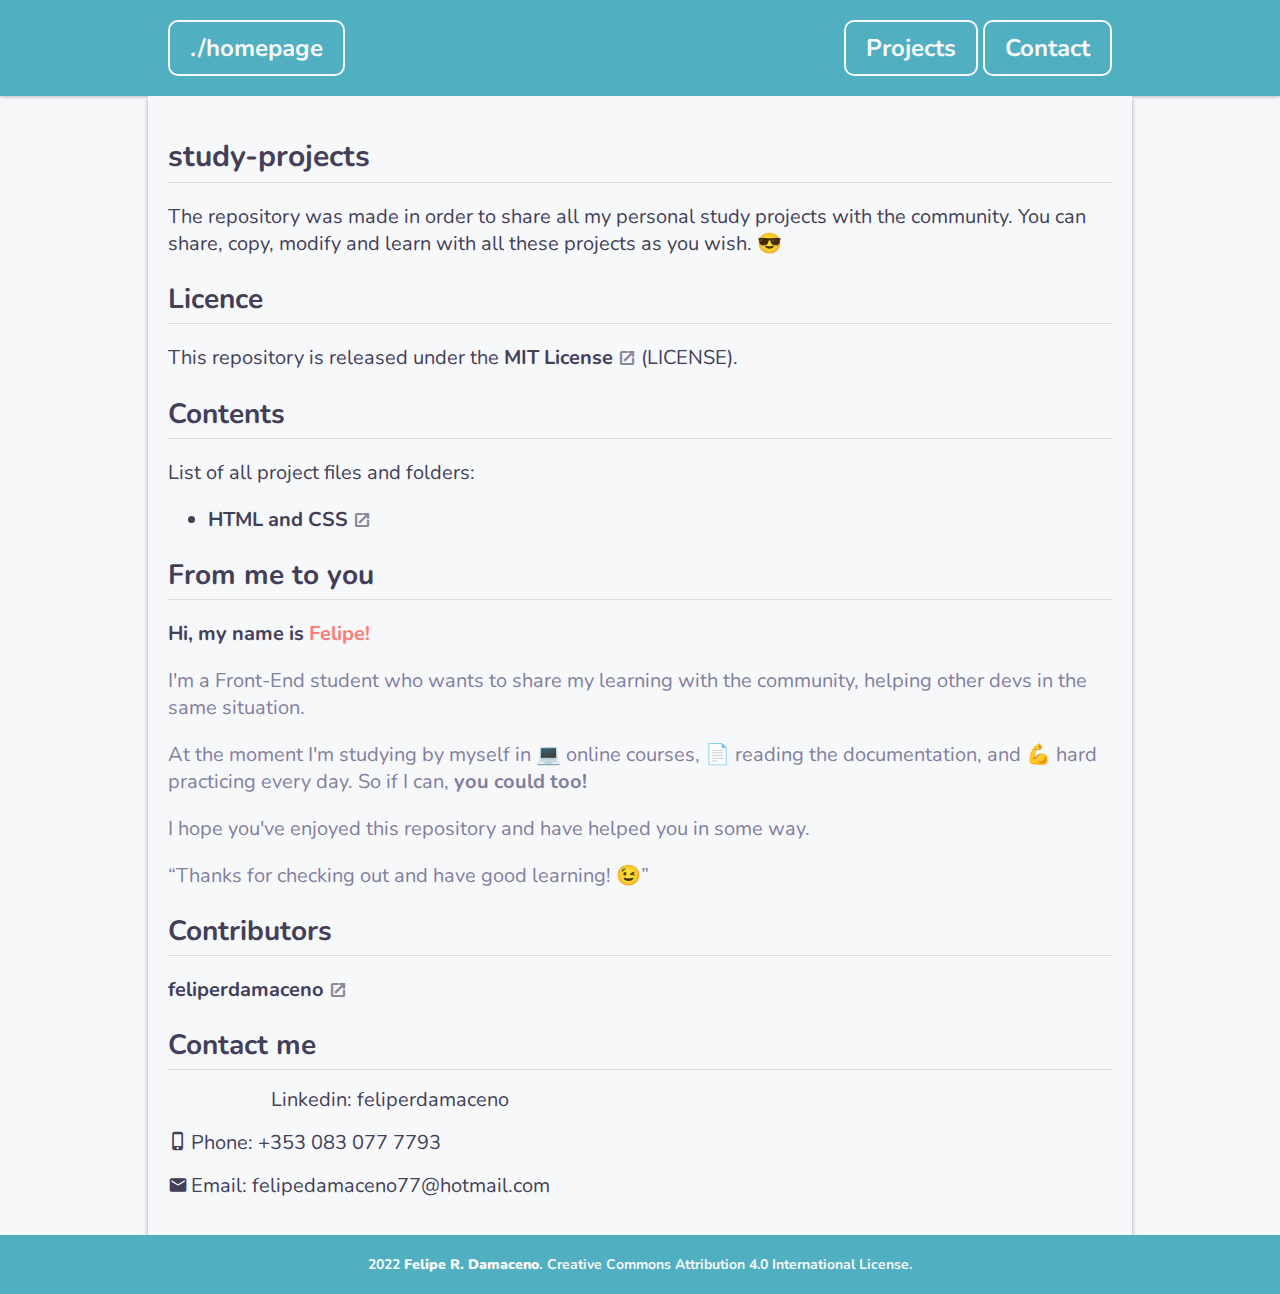
<file: index.html>
<!DOCTYPE html>
<html lang="en">

  <head>
    <meta charset="UTF-8">
    <meta http-equiv="X-UA-Compatible" content="IE=edge">
    <meta name="viewport" content="width=device-width, initial-scale=1.0">
    <title>Study Projects | Homepage</title>
    <link rel="stylesheet" href="css/styles.css">
    <link rel="shortcut icon" href="assets/favicon.ico" type="image/x-icon">
    <link href="https://fonts.googleapis.com/icon?family=Material+Icons" rel="stylesheet">
  </head>

  <body>
    <header>
      <nav>
        <a href="?" target="_self">./homepage</a>
        <ul>
          <li><a href="projects/projects.html" target="_self" rel="next">Projects</a></li>
          <li><a href="#contact" target="_self">Contact</a></li>
        </ul>
      </nav>
    </header>

    <main class="homepage-main">
      <h1>study-projects</h1>
      <hr>
      <p>The repository was made in order to share all my personal study projects with the community. You can share, copy, modify and learn with all these projects as you wish. 😎</p>

      <h2>Licence</h2>
      <hr>
      <p>This repository is released under the <a class="external-link" href="https://github.com/feliperdamaceno/study-projects/blob/main/LICENSE" target="_blank" rel="external">MIT License</a> (LICENSE).</p>

      <h2>Contents</h2>
      <hr>
      <section class="content" aria-label="repository content">
        <p>List of all project files and folders:</p>
        <ul>
          <li>
            <a class="external-link" href="https://github.com/feliperdamaceno/study-projects/tree/main/projects/HTML_and_CSS" target="_blank" rel="external">HTML and CSS</a>
          </li>
        </ul>
      </section>

      <h2>From me to you</h2>
      <hr>
      <aside class="about-me" aria-label="about me">
        <p>Hi, my name is <span id="highlight-name">Felipe!</span></p>
        <p>I'm a Front-End student who wants to share my learning with the community, helping other devs in the same situation.</p>
        <p>At the moment I'm studying by myself in 💻 online courses, 📄 reading the documentation, and 💪 hard practicing every day. So if I can, <strong>you could too!</strong></p>
        <p>I hope you've enjoyed this repository and have helped you in some way.</p>
        <q>Thanks for checking out and have good learning! 😉</q>
      </aside>

      <h2>Contributors</h2>
      <hr>
      <p>
        <a class="external-link" href="https://github.com/feliperdamaceno" target="_blank" rel="external">feliperdamaceno</a>
      </p>

      <h2 id="contact">Contact me</h2>
      <hr>
      <section class="contact-me" aria-label="contact me">
        <a href="https://www.linkedin.com/in/feliperdamaceno" target="_blank" rel="external">Linkedin: feliperdamaceno</a>
        <a href="tel:+3530830777793">Phone: +353 083 077 7793</a>
        <a href="mailto:felipedamaceno77@hotmail.com">Email: felipedamaceno77@hotmail.com</a>
      </section>
    </main>

    <footer>
      <p>2022 <a href="https://github.com/feliperdamaceno" target="_blank" rel="external"><strong>Felipe R. Damaceno</strong></a>.</p>
      <p>Creative Commons Attribution 4.0 International License.</p>
    </footer>
  </body>

</html>
</file>
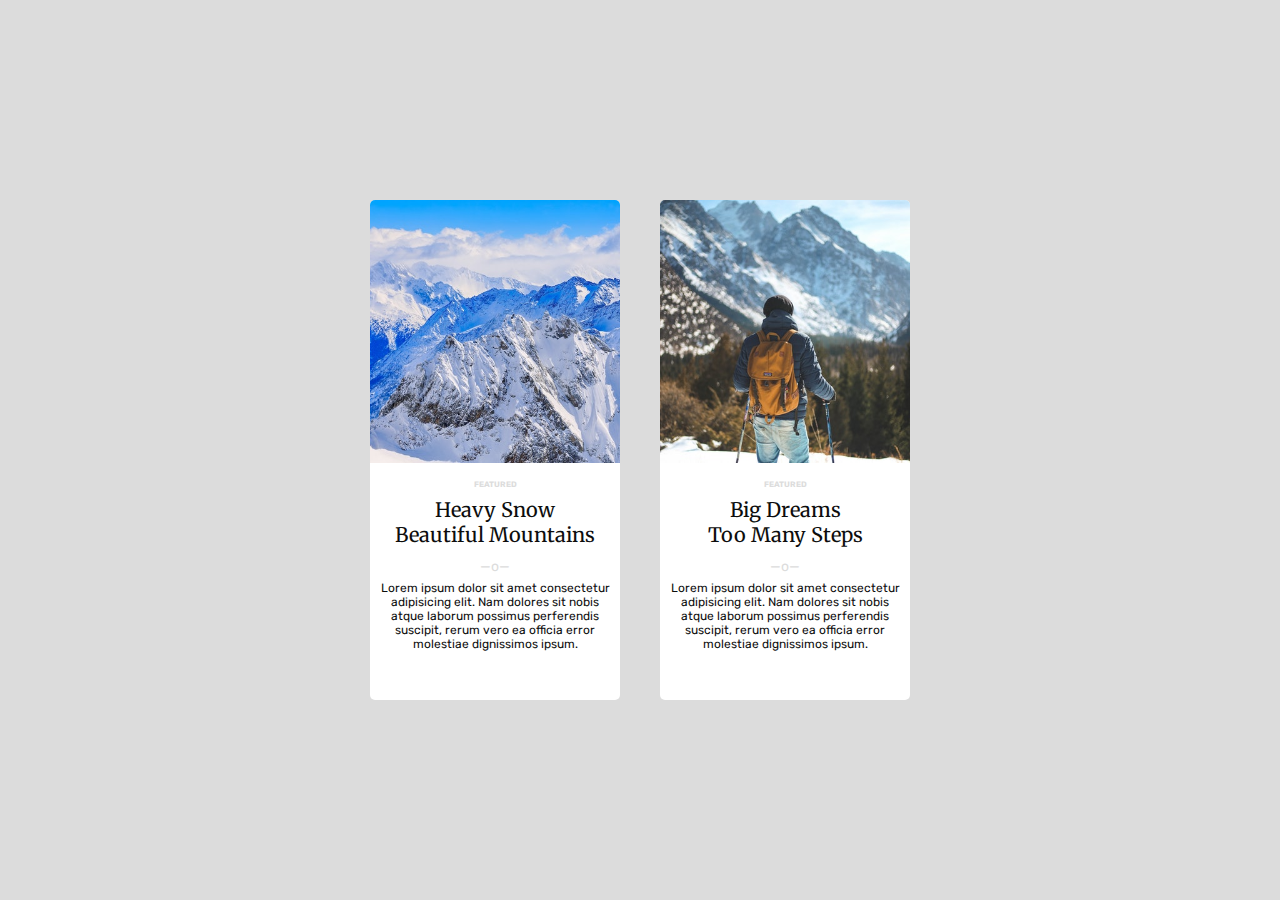
<file: HTML_&_CSS/Article_Cards/index.html>
<!DOCTYPE html>
<html lang="en">

  <head>
    <meta charset="UTF-8">
    <meta http-equiv="X-UA-Compatible" content="IE=edge">
    <meta name="viewport" content="width=device-width, initial-scale=1.0">
    <title>Article Cards</title>
    <link rel="stylesheet" href="css/styles.css">
    <link rel="preconnect" href="https://fonts.googleapis.com">
    <link rel="preconnect" href="https://fonts.gstatic.com" crossorigin>
    <link href="https://fonts.googleapis.com/css2?family=Merriweather&family=Rubik&display=swap" rel="stylesheet">
  </head>

  <body>
    <main class="flex-container">
      <article class="article-item">
        <img class="article-img" src="img/mountain.jpg" alt="Mountain Ranges Covered in Snow">
        <span class="feature-txt">FEATURED</span>
        <h1>Heavy Snow
          <br>
          Beautiful Mountains
        </h1>
        <span class="divider">—o—</span>
        <p>Lorem ipsum dolor sit amet consectetur adipisicing elit. Nam dolores sit nobis atque laborum possimus perferendis suscipit, rerum vero ea officia error molestiae dignissimos ipsum.</p>
      </article>
      <article class="article-item">
        <img class="article-img" src="img/man.jpg" alt="Man Carrying Orange Backpack">
        <span class="feature-txt">FEATURED</span>
        <h1>
          Big Dreams
          <br>
          Too Many Steps
        </h1>
        <span class="divider">—o—</span>
        <p>Lorem ipsum dolor sit amet consectetur adipisicing elit. Nam dolores sit nobis atque laborum possimus perferendis suscipit, rerum vero ea officia error molestiae dignissimos ipsum.</p>
      </article>
    </main>
  </body>

</html>
</file>
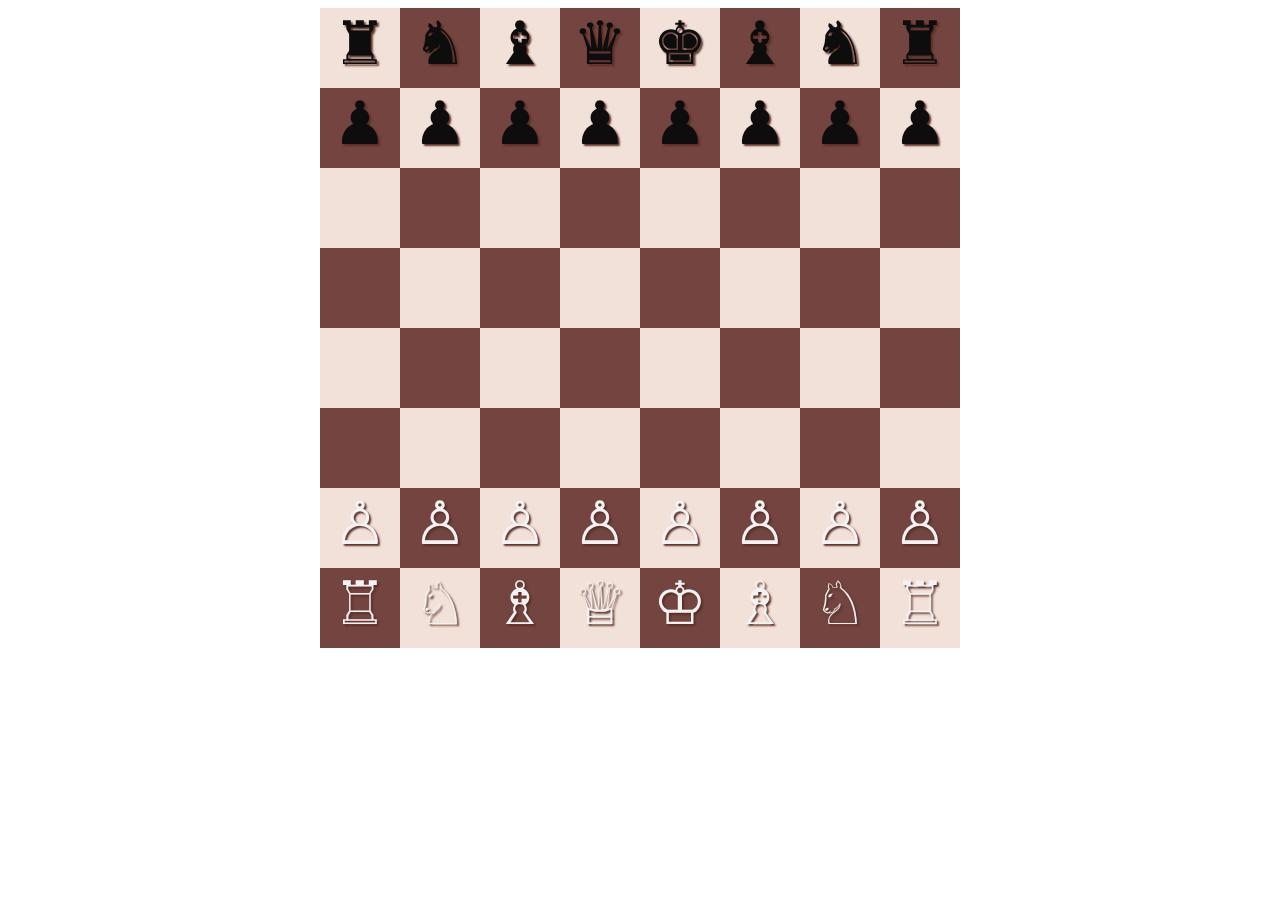
<file: HTML_&_CSS/Chessboard_1.0/index.html>
<!DOCTYPE html>
<html lang="en">

  <head>
    <meta charset="UTF-8">
    <title>Chessboard 1.0</title>
    <link rel="icon" href="favicon.ico" type="image/x-icon">
    <link rel="stylesheet" href="css/style.css">
  </head>

  <body>
    <main class="chessboard">
      <section class="black-chess-pieces">
        <div>
          <div class="white-tile">
            <p class="chess-piece">♜</p>
          </div>
          <div class="black-tile">
            <p class="chess-piece">♞</p>
          </div>
          <div class="white-tile">
            <p class="chess-piece">♝</p>
          </div>
          <div class="black-tile">
            <p class="chess-piece">♛</p>
          </div>
          <div class="white-tile">
            <p class="chess-piece">♚</p>
          </div>
          <div class="black-tile">
            <p class="chess-piece">♝</p>
          </div>
          <div class="white-tile">
            <p class="chess-piece">♞</p>
          </div>
          <div class="black-tile">
            <p class="chess-piece">♜</p>
          </div>
        </div>
        <div>
          <div class="black-tile">
            <p class="chess-piece">♟</p>
          </div>
          <div class="white-tile">
            <p class="chess-piece">♟</p>
          </div>
          <div class="black-tile">
            <p class="chess-piece">♟</p>
          </div>
          <div class="white-tile">
            <p class="chess-piece">♟</p>
          </div>
          <div class="black-tile">
            <p class="chess-piece">♟</p>
          </div>
          <div class="white-tile">
            <p class="chess-piece">♟</p>
          </div>
          <div class="black-tile">
            <p class="chess-piece">♟</p>
          </div>
          <div class="white-tile">
            <p class="chess-piece">♟</p>
          </div>
        </div>
      </section>

      <section class="chessboard-whitespace">
        <div>
          <div class="white-tile"></div>
          <div class="black-tile"></div>
          <div class="white-tile"></div>
          <div class="black-tile"></div>
          <div class="white-tile"></div>
          <div class="black-tile"></div>
          <div class="white-tile"></div>
          <div class="black-tile"></div>
        </div>
        <div>
          <div class="black-tile"></div>
          <div class="white-tile"></div>
          <div class="black-tile"></div>
          <div class="white-tile"></div>
          <div class="black-tile"></div>
          <div class="white-tile"></div>
          <div class="black-tile"></div>
          <div class="white-tile"></div>
        </div>
        <div>
          <div class="white-tile"></div>
          <div class="black-tile"></div>
          <div class="white-tile"></div>
          <div class="black-tile"></div>
          <div class="white-tile"></div>
          <div class="black-tile"></div>
          <div class="white-tile"></div>
          <div class="black-tile"></div>
        </div>
        <div>
          <div class="black-tile"></div>
          <div class="white-tile"></div>
          <div class="black-tile"></div>
          <div class="white-tile"></div>
          <div class="black-tile"></div>
          <div class="white-tile"></div>
          <div class="black-tile"></div>
          <div class="white-tile"></div>
        </div>
      </section>

      <section class="white-chess-pieces">
        <div>
          <div class="white-tile">
            <p class="chess-piece">♙</p>
          </div>
          <div class="black-tile">
            <p class="chess-piece">♙</p>
          </div>
          <div class="white-tile">
            <p class="chess-piece">♙</p>
          </div>
          <div class="black-tile">
            <p class="chess-piece">♙</p>
          </div>
          <div class="white-tile">
            <p class="chess-piece">♙</p>
          </div>
          <div class="black-tile">
            <p class="chess-piece">♙</p>
          </div>
          <div class="white-tile">
            <p class="chess-piece">♙</p>
          </div>
          <div class="black-tile">
            <p class="chess-piece">♙</p>
          </div>
        </div>
        <div>
          <div class="black-tile">
            <p class="chess-piece">♖</p>
          </div>
          <div class="white-tile">
            <p class="chess-piece">♘</p>
          </div>
          <div class="black-tile">
            <p class="chess-piece">♗</p>
          </div>
          <div class="white-tile">
            <p class="chess-piece">♕</p>
          </div>
          <div class="black-tile">
            <p class="chess-piece">♔</p>
          </div>
          <div class="white-tile">
            <p class="chess-piece">♗</p>
          </div>
          <div class="black-tile">
            <p class="chess-piece">♘</p>
          </div>
          <div class="white-tile">
            <p class="chess-piece">♖</p>
          </div>
        </div>
      </section>
    </main>
  </body>

</html>
</file>
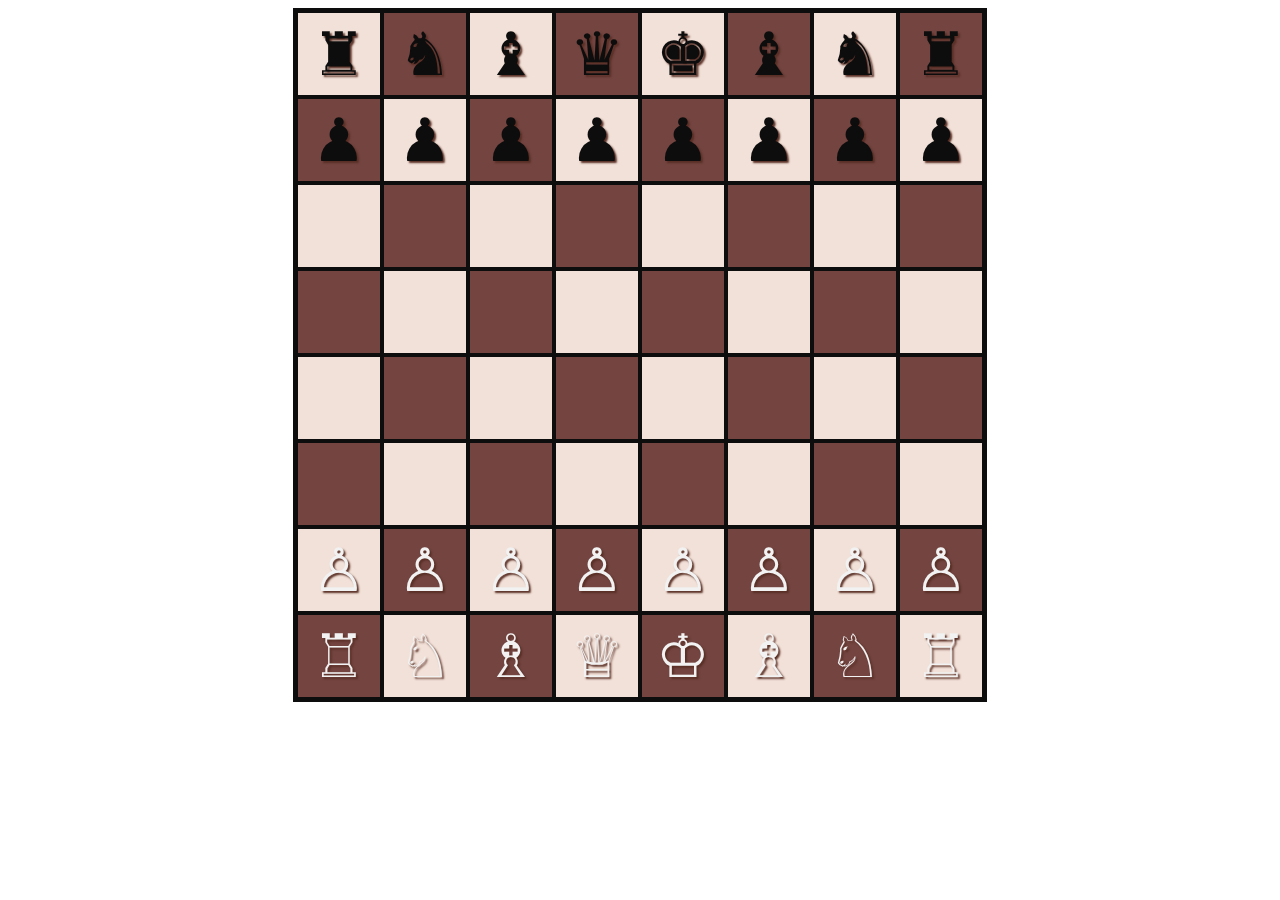
<file: HTML_&_CSS/Chessboard_2.0/index.html>
<!DOCTYPE html>
<html lang="en">

  <head>
    <meta charset="UTF-8">
    <title>Chessboard 2.0</title>
    <link rel="icon" href="favicon.ico" type="image/x-icon">
    <link rel="stylesheet" href="css/style.css">
  </head>

  <body>
    <table class="chessboard">
      <tr class="tile-color black-piece-color">
        <td class="tile">♜</td>
        <td class="tile">♞</td>
        <td class="tile">♝</td>
        <td class="tile">♛</td>
        <td class="tile">♚</td>
        <td class="tile">♝</td>
        <td class="tile">♞</td>
        <td class="tile">♜</td>
      </tr>
      <tr class="tile-color black-piece-color">
        <td class="tile">♟</td>
        <td class="tile">♟</td>
        <td class="tile">♟</td>
        <td class="tile">♟</td>
        <td class="tile">♟</td>
        <td class="tile">♟</td>
        <td class="tile">♟</td>
        <td class="tile">♟</td>
      </tr>
      <tr class="tile-color">
        <td class="tile"></td>
        <td class="tile"></td>
        <td class="tile"></td>
        <td class="tile"></td>
        <td class="tile"></td>
        <td class="tile"></td>
        <td class="tile"></td>
        <td class="tile"></td>
      </tr>
      <tr class="tile-color">
        <td class="tile"></td>
        <td class="tile"></td>
        <td class="tile"></td>
        <td class="tile"></td>
        <td class="tile"></td>
        <td class="tile"></td>
        <td class="tile"></td>
        <td class="tile"></td>
      </tr>
      <tr class="tile-color">
        <td class="tile"></td>
        <td class="tile"></td>
        <td class="tile"></td>
        <td class="tile"></td>
        <td class="tile"></td>
        <td class="tile"></td>
        <td class="tile"></td>
        <td class="tile"></td>
      </tr>
      <tr class="tile-color">
        <td class="tile"></td>
        <td class="tile"></td>
        <td class="tile"></td>
        <td class="tile"></td>
        <td class="tile"></td>
        <td class="tile"></td>
        <td class="tile"></td>
        <td class="tile"></td>
      </tr>
      <tr class="tile-color white-piece-color">
        <td class="tile">♙</td>
        <td class="tile">♙</td>
        <td class="tile">♙</td>
        <td class="tile">♙</td>
        <td class="tile">♙</td>
        <td class="tile">♙</td>
        <td class="tile">♙</td>
        <td class="tile">♙</td>
      </tr>
      <tr class="tile-color white-piece-color">
        <td class="tile">♖</td>
        <td class="tile">♘</td>
        <td class="tile">♗</td>
        <td class="tile">♕</td>
        <td class="tile">♔</td>
        <td class="tile">♗</td>
        <td class="tile">♘</td>
        <td class="tile">♖</td>
      </tr>
    </table>
  </body>

</html>
</file>
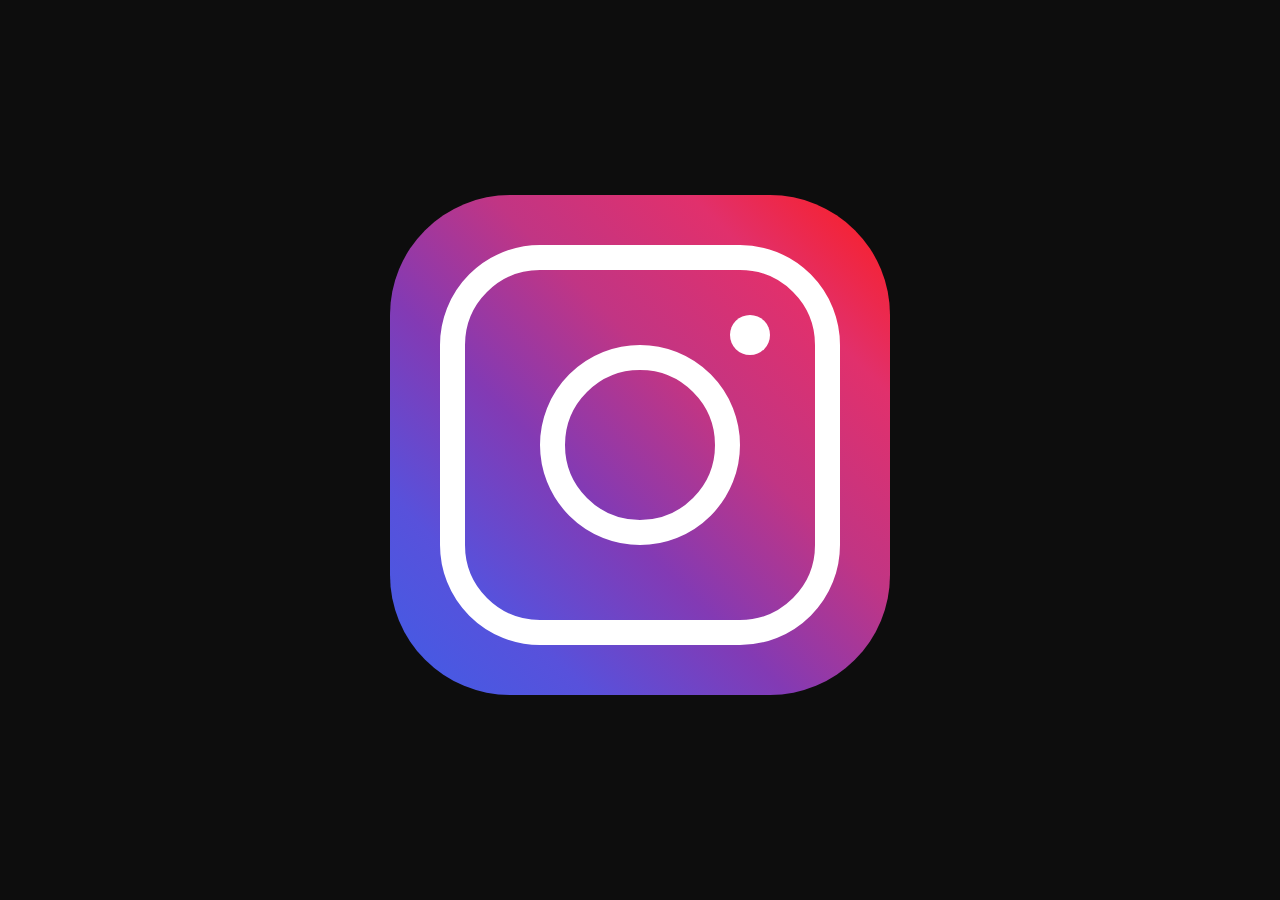
<file: HTML_&_CSS/Instagram_Logo/index.html>
<!DOCTYPE html>
<html lang="en">

  <head>
    <meta charset="UTF-8">
    <meta http-equiv="X-UA-Compatible" content="IE=edge">
    <meta name="viewport" content="width=device-width, initial-scale=1.0">
    <title>Instagram Logo</title>
    <link rel="stylesheet" href="css/styles.css">
  </head>

  <body>
    <div>
      <span></span>
    </div>
  </body>

</html>
</file>
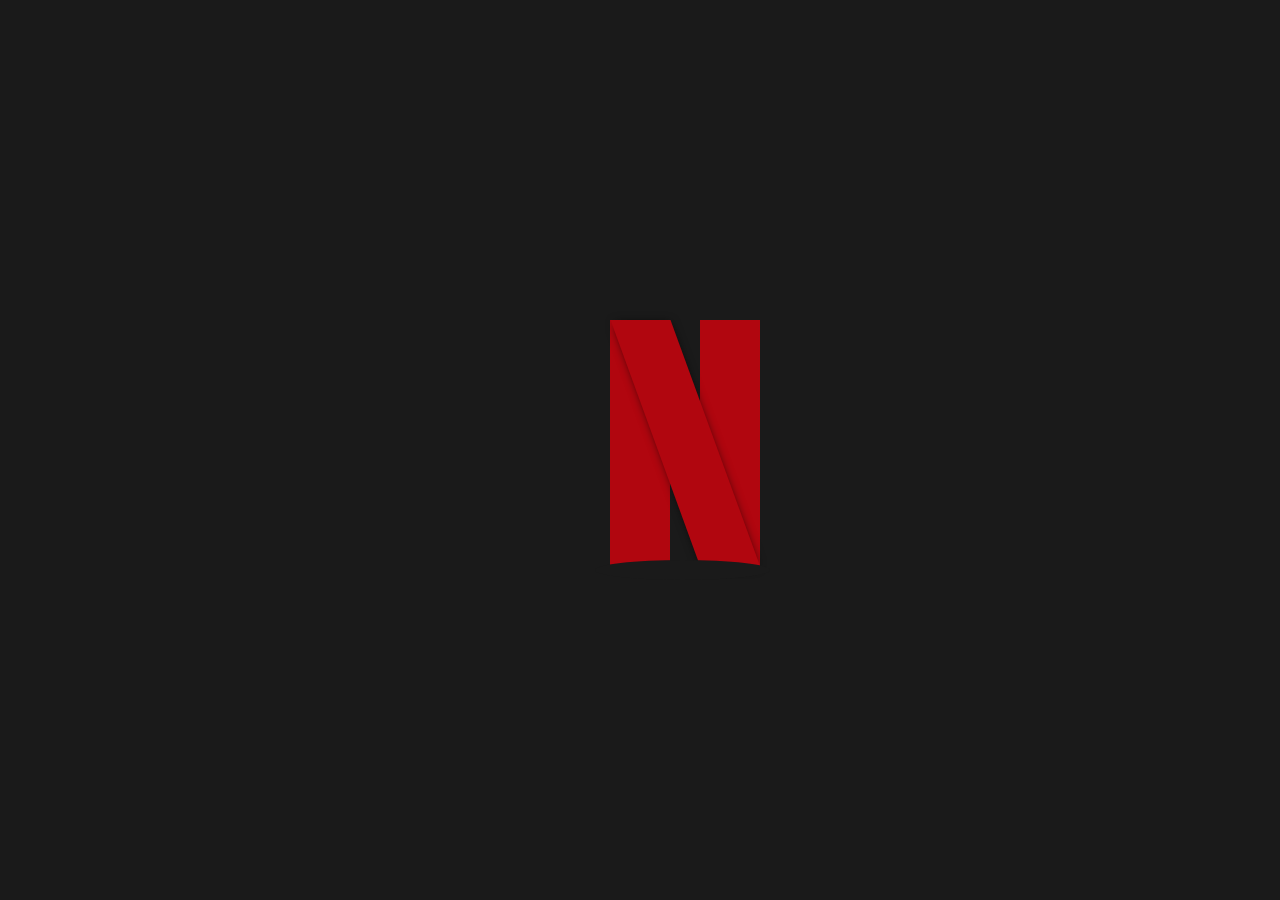
<file: HTML_&_CSS/Netflix_Logo/index.html>
<!DOCTYPE html>
<html lang="en">

  <head>
    <meta charset="UTF-8">
    <meta http-equiv="X-UA-Compatible" content="IE=edge">
    <meta name="viewport" content="width=device-width, initial-scale=1.0">
    <title>Netflix Logo</title>
    <link rel="stylesheet" href="css/styles.css">
  </head>

  <body>
    <div>
      <span></span>
    </div>
  </body>

</html>
</file>
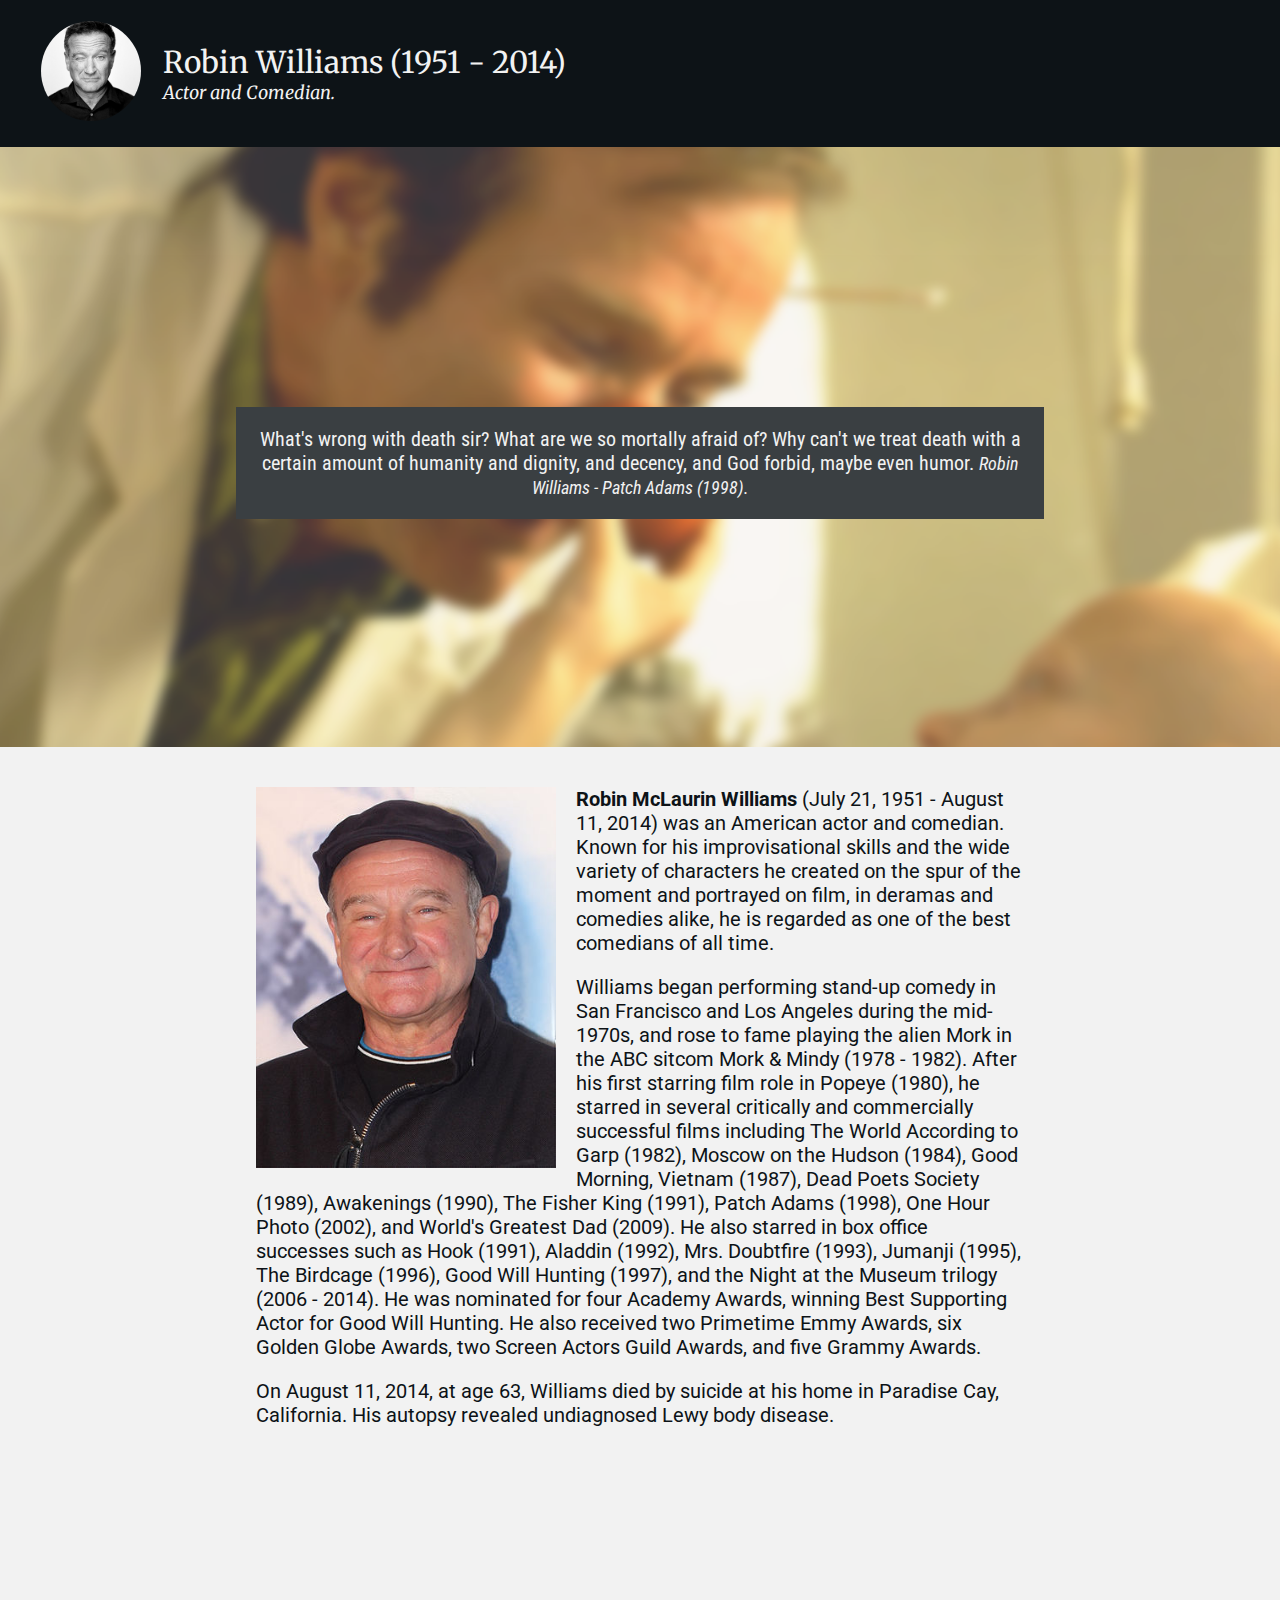
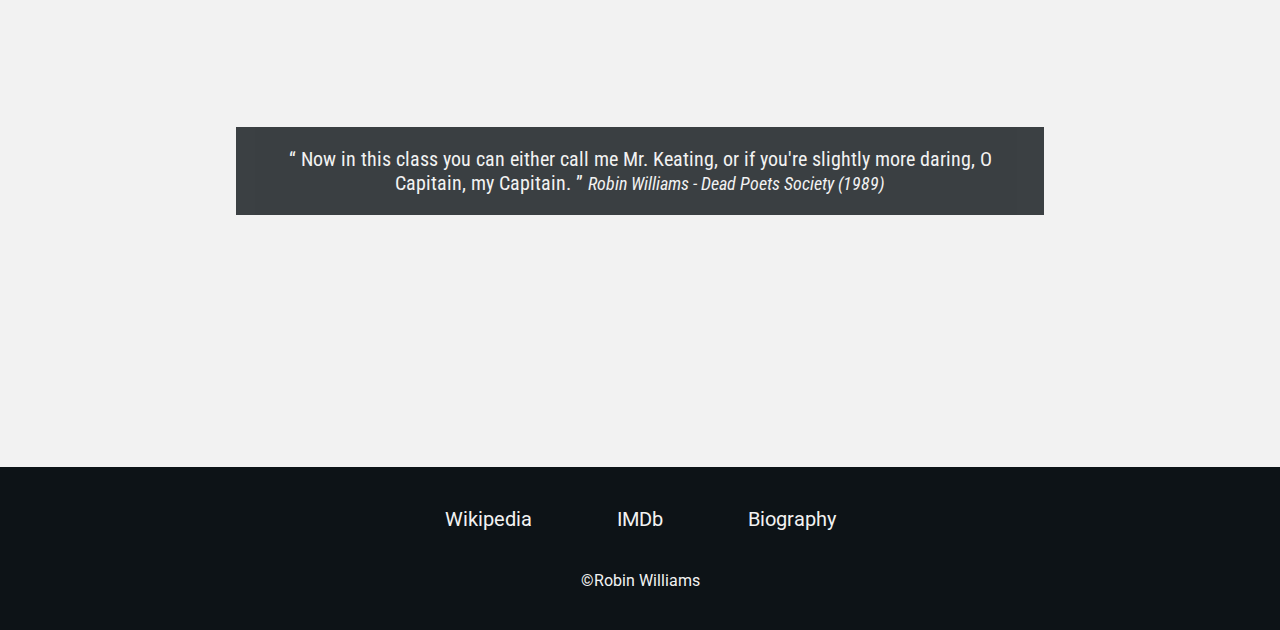
<file: HTML_&_CSS/Tribute_Page/index.html>
<!DOCTYPE html>
<html lang="en">

  <head>
    <meta charset="UTF-8">
    <title>Robin Williams: Tribute Page</title>
    <link rel="icon" href="favicon.ico" type="image/x-icon">
    <link rel="stylesheet" href="css/style.css">
    <link rel="preconnect" href="https://fonts.googleapis.com">
    <link rel="preconnect" href="https://fonts.gstatic.com" crossorigin>
    <link href="https://fonts.googleapis.com/css2?family=Merriweather&family=Roboto&family=Roboto+Condensed&display=swap" rel="stylesheet">
  </head>

  <body>
    <header>
      <table class="header-table-spacing">
        <tbody>
          <tr>
            <td>
              <img class="header-img" src="img/header-img.png" alt="Robin Willians photo in black and white.">
            </td>
            <td>
              <h1 class="header-text">Robin Williams (1951 - 2014)</h1>
              <h2 class="header-text">Actor and Comedian.</h2>
            </td>
          </tr>
        </tbody>
      </table>
    </header>
    <section class="background-images bcg-img-01">
      <div class="message-block">
        <p class="message-box">What's wrong with death sir? What are we so mortally afraid of? Why can't we treat death with a certain amount of humanity and dignity, and decency, and God forbid, maybe even humor.
          <cite class="cite-footer">Robin Williams - Patch Adams (1998).</cite>
        </p>
      </div>
    </section>
    <main class="main-content-block">
      <p>
        <img class="main-img" src="img/main-img.jpg" alt="Robin Willians  Happy Feet premiere">
        <strong>Robin McLaurin Williams</strong> (July 21, 1951 - August 11, 2014) was an American actor and comedian. Known for his improvisational skills and the wide variety of characters he created on the spur of the moment and portrayed on film, in deramas and comedies alike, he is regarded as one of the best comedians of all time.
      </p>
      <p>
        Williams began performing stand-up comedy in San Francisco and Los Angeles during the mid-1970s, and rose to fame playing the alien Mork in the ABC sitcom Mork & Mindy (1978 - 1982). After his first starring film role in Popeye (1980), he starred in several critically and commercially successful films including The World According to Garp (1982), Moscow on the Hudson (1984), Good Morning, Vietnam (1987), Dead Poets Society (1989), Awakenings (1990), The Fisher King (1991), Patch Adams (1998), One Hour Photo (2002), and World's Greatest Dad (2009). He also starred in box office successes such as Hook (1991), Aladdin (1992), Mrs. Doubtfire (1993), Jumanji (1995), The Birdcage (1996), Good Will Hunting (1997), and the Night at the Museum trilogy (2006 - 2014). He was nominated for four Academy Awards, winning Best Supporting Actor for Good Will Hunting. He also received two Primetime Emmy Awards, six Golden Globe Awards, two Screen Actors Guild Awards, and five Grammy Awards.
      </p>
      <p>On August 11, 2014, at age 63, Williams died by suicide at his home in Paradise Cay, California. His autopsy revealed undiagnosed Lewy body disease.</p>
    </main>
    <section class="background-images bcg-img-02">
      <div class="message-block">
        <p class="message-box">
          <q>
            Now in this class you can either call me Mr. Keating, or if you're slightly more daring, O Capitain, my Capitain.
          </q>
          <cite class="cite-footer">Robin Williams - Dead Poets Society (1989)</cite>
        </p>
      </div>
    </section>
    <footer>
      <a class="footer-link" href="https://en.wikipedia.org/wiki/Robin_Williams" target="_blank" rel="external">Wikipedia</a>
      <a class="footer-link" href="https://www.imdb.com/name/nm0000245/" target="_blank" rel="external">IMDb</a>
      <a class="footer-link" href="https://www.biography.com/actor/robin-williams" target="_blank" rel="external">Biography</a>
      <p class="footer-text">©Robin Williams</p>
    </footer>
  </body>

</html>
</file>
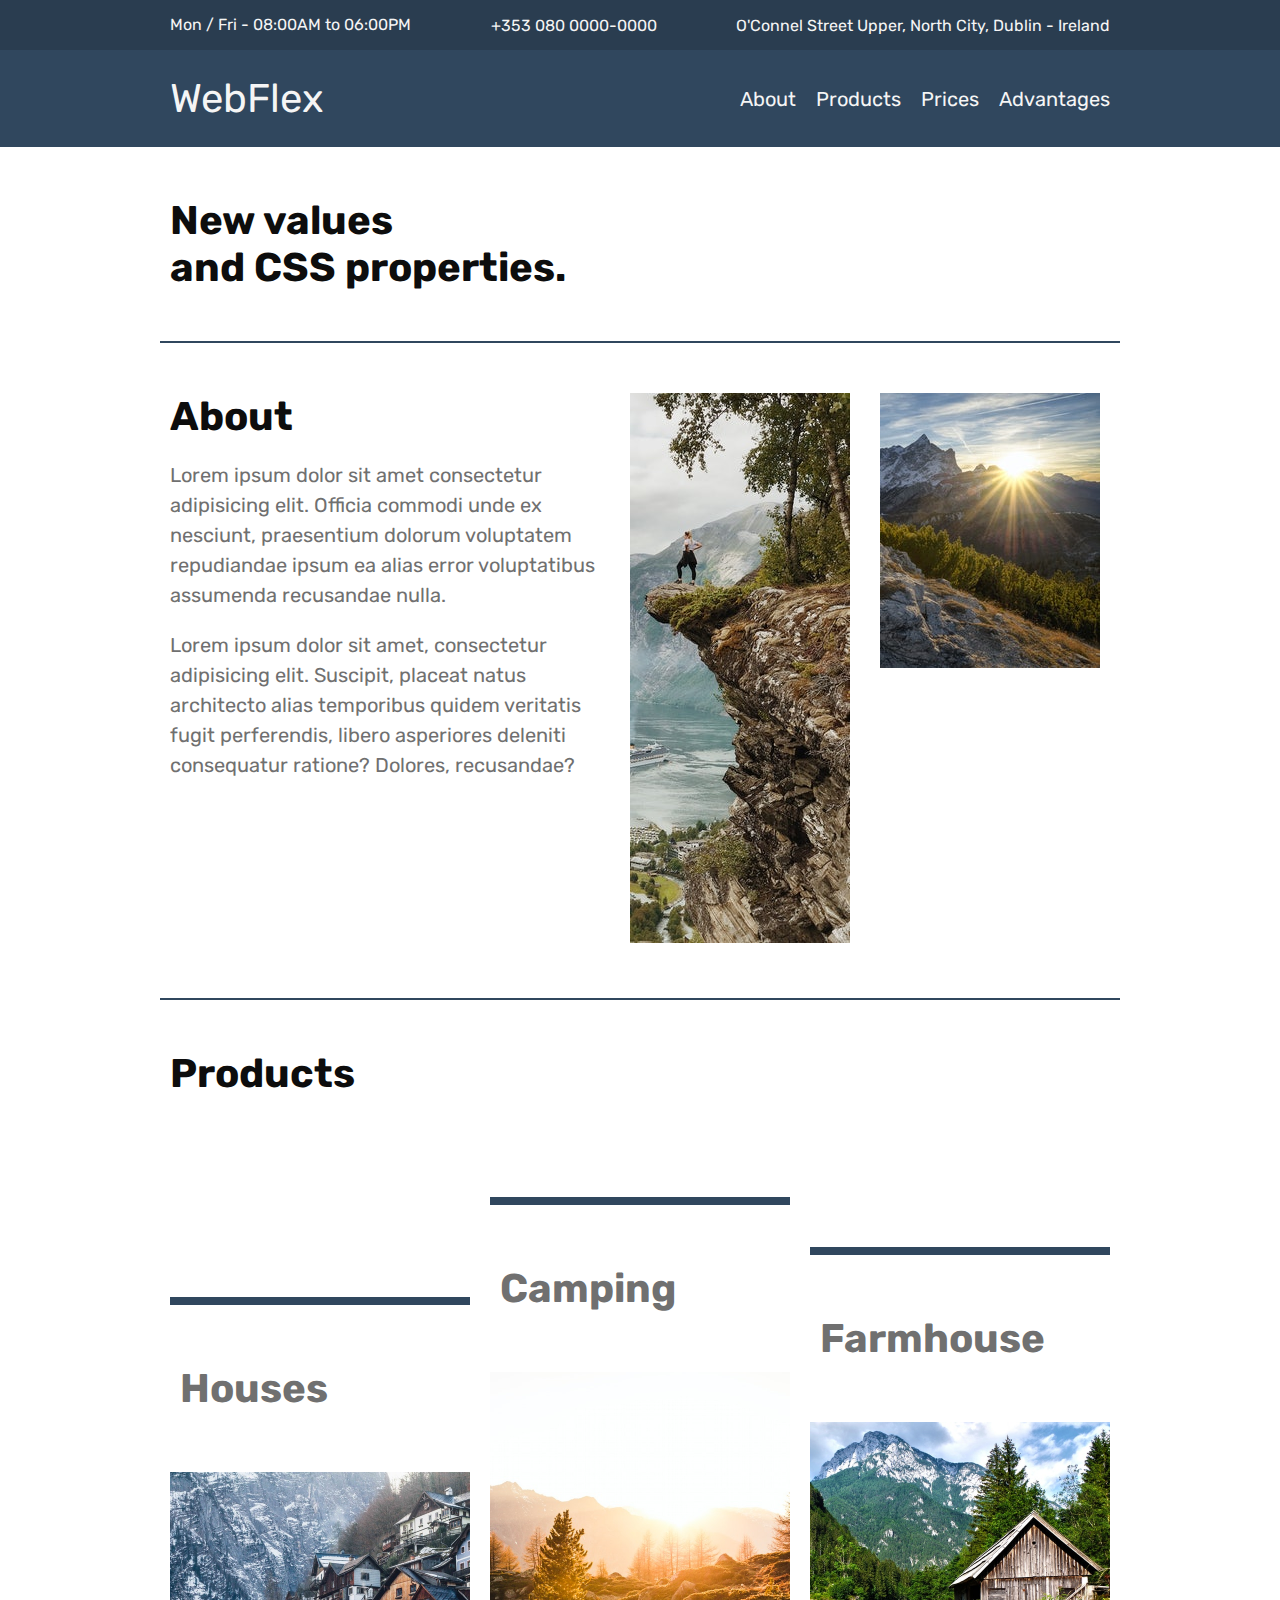
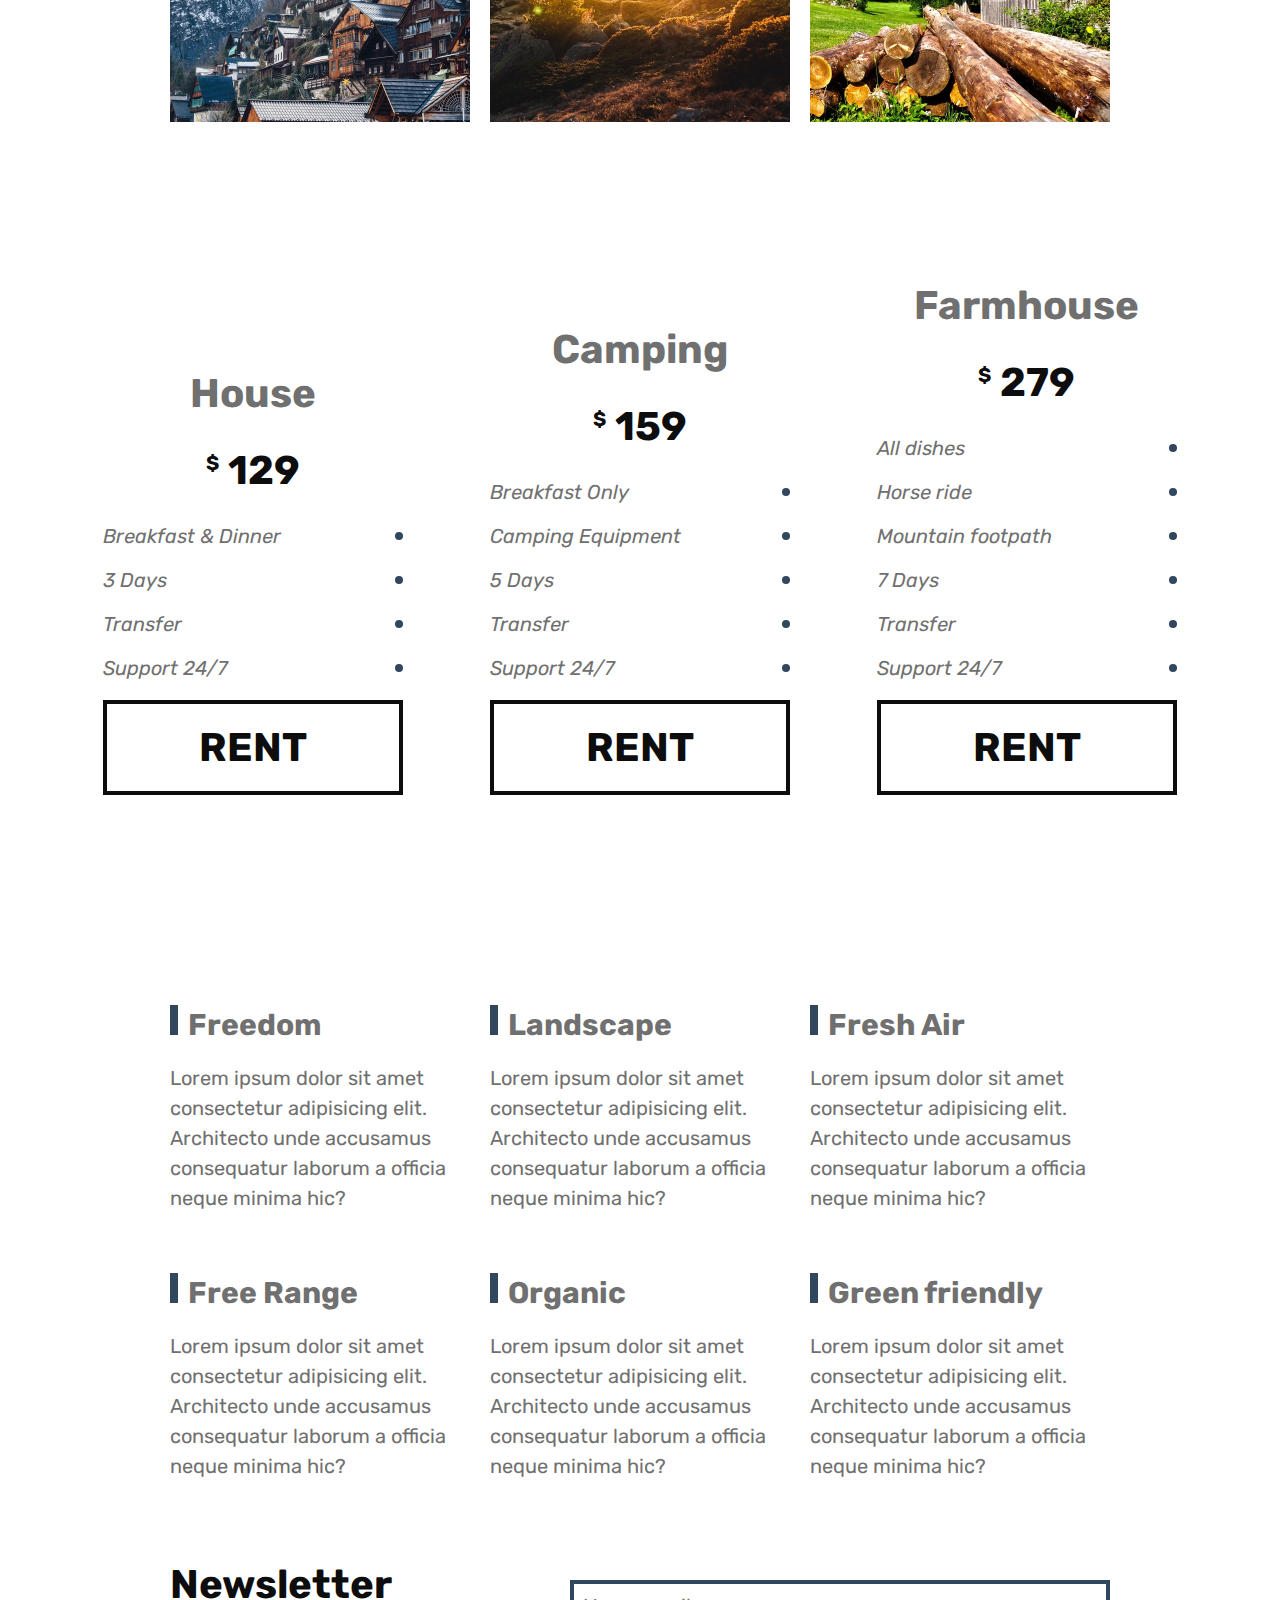
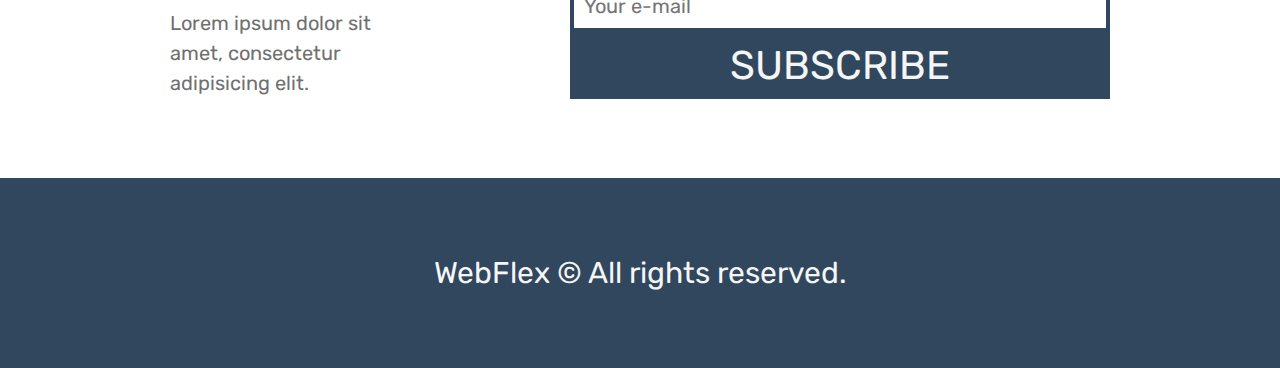
<file: HTML_&_CSS/WebFlex_(Flexbox_Project)/index.html>
<!DOCTYPE html>
<html lang="en">

  <head>
    <meta charset="UTF-8">
    <meta http-equiv="X-UA-Compatible" content="IE=edge">
    <meta name="viewport" content="width=device-width, initial-scale=1.0">
    <title>WebFlex</title>
    <link rel="preconnect" href="https://fonts.googleapis.com">
    <link rel="preconnect" href="https://fonts.gstatic.com" crossorigin>
    <link href="https://fonts.googleapis.com/css2?family=Rubik:ital@0;1&display=swap" rel="stylesheet">
    <link rel="stylesheet" href="css/styles.css">
    <link rel="shortcut icon" href="favicon.ico" type="image/x-icon">
  </head>

  <body>
    <div class="infobar-bg">
      <div class="infobar">
        <p>Mon / Fri - 08:00AM to 06:00PM</p>
        <a href="tel:++35308000000000">+353 080 0000-0000</a>
        <address>O'Connel Street Upper, North City, Dublin - Ireland</address>
      </div>
    </div>
    <header class="menu-bg">
      <div class="menu">
        <div class="menu-logo">
          <a href="#">WebFlex</a>
        </div>
        <nav class="menu-nav">
          <ul>
            <li><a href="#about">About</a></li>
            <li><a href="#products">Products</a></li>
            <li><a href="#prices">Prices</a></li>
            <li><a href="#advantages">Advantages</a></li>
          </ul>
        </nav>
      </div>
    </header>
    <h1 class="introduction">New values<br>
      and CSS properties.</h1>
    <section class="about" id="about">
      <div class="about-info">
        <h1>About</h1>
        <p>Lorem ipsum dolor sit amet consectetur adipisicing elit. Officia commodi unde ex nesciunt, praesentium dolorum voluptatem repudiandae ipsum ea alias error voluptatibus assumenda recusandae nulla.</p>
        <p>Lorem ipsum dolor sit amet, consectetur adipisicing elit. Suscipit, placeat natus architecto alias temporibus quidem veritatis fugit perferendis, libero asperiores deleniti consequatur ratione? Dolores, recusandae?</p>
      </div>
      <div class="about-img">
        <img src="img/about-01.jpg" alt="oman in a mountain.">
      </div>
      <div class="about-img">
        <img src="img/about-02.jpg" alt="green mountain sunrise">
      </div>
    </section>
    <section class="products" id="products">
      <h1>Products</h1>
      <div class="products-container">
        <div class="product-item">
          <h2>Houses</h2>
          <img src="img/product-01.jpg" alt="">
        </div>
        <div class="product-item">
          <h2>Camping</h2>
          <img src="img/product-02.jpg" alt="">
        </div>
        <div class="product-item">
          <h2>Farmhouse</h2>
          <img src="img/product-03.jpg" alt="">
        </div>
      </div>
    </section>
    <section class="prices" id="prices">
      <div class="price-item">
        <h2>House</h2>
        <span>
          <sup>$</sup>
          129
        </span>
        <ul>
          <li>Breakfast & Dinner</li>
          <li>3 Days</li>
          <li>Transfer</li>
          <li>Support 24/7</li>
        </ul>
        <a href="#prices">Rent</a>
      </div>
      <div class="price-item">
        <h2>Camping</h2>
        <span>
          <sup>$</sup>
          159
        </span>
        <ul>
          <li>Breakfast Only</li>
          <li>Camping Equipment</li>
          <li>5 Days</li>
          <li>Transfer</li>
          <li>Support 24/7</li>
        </ul>
        <a href="#prices">Rent</a>
      </div>
      <div class="price-item">
        <h2>Farmhouse</h2>
        <span>
          <sup>$</sup>
          279
        </span>
        <ul>
          <li>All dishes</li>
          <li>Horse ride</li>
          <li>Mountain footpath</li>
          <li>7 Days</li>
          <li>Transfer</li>
          <li>Support 24/7</li>
        </ul>
        <a href="#prices">Rent</a>
      </div>
    </section>
    <section class="advantages" id="advantages">
      <div class="advantage-item">
        <h2>Freedom</h2>
        <p>Lorem ipsum dolor sit amet consectetur adipisicing elit. Architecto unde accusamus consequatur laborum a officia neque minima hic?</p>
      </div>
      <div class="advantage-item">
        <h2>Landscape</h2>
        <p>Lorem ipsum dolor sit amet consectetur adipisicing elit. Architecto unde accusamus consequatur laborum a officia neque minima hic?</p>
      </div>
      <div class="advantage-item">
        <h2>Fresh Air</h2>
        <p>Lorem ipsum dolor sit amet consectetur adipisicing elit. Architecto unde accusamus consequatur laborum a officia neque minima hic?</p>
      </div>
      <div class="advantage-item">
        <h2>Free Range</h2>
        <p>Lorem ipsum dolor sit amet consectetur adipisicing elit. Architecto unde accusamus consequatur laborum a officia neque minima hic?</p>
      </div>
      <div class="advantage-item">
        <h2>Organic</h2>
        <p>Lorem ipsum dolor sit amet consectetur adipisicing elit. Architecto unde accusamus consequatur laborum a officia neque minima hic?</p>
      </div>
      <div class="advantage-item">
        <h2>Green friendly</h2>
        <p>Lorem ipsum dolor sit amet consectetur adipisicing elit. Architecto unde accusamus consequatur laborum a officia neque minima hic?</p>
      </div>
    </section>
    <section class="newsletter">
      <div class="newsletter-info">
        <h1>Newsletter</h1>
        <p>Lorem ipsum dolor sit amet, consectetur adipisicing elit.</p>
      </div>
      <div class="newsletter-subscribe">
        <input type="email" placeholder="Your e-mail">
        <button type="submit">Subscribe</button>
      </div>
    </section>
    <footer class="footer">
      <p>WebFlex © All rights reserved.</p>
    </footer>
  </body>

</html>
</file>
<file: css/styles.css>
/* =-=-=-=-=-=-= Import Section =-=-=-=-=-=-= */
@import url("https://fonts.googleapis.com/css2?family=Nunito:ital@0;1&display=swap");

/* =-=-=-=-=-=-= Global Styles =-=-=-=-=-=-= */

:root {
  /* Fonts */
  --main-font: "Nunito", sans-serif;

  /* Color Palete */
  --dark-text-color: #433f59;
  --light-text-color: #827f9f;
  --white-color: #f7f8fa;
  --main-color: #50afc0;
  --highlight-color: #ff7b78;
  --contrast-color: #dcdcdc;
  --shadow-color: rgba(67, 63, 89, 0.5);
}

*,
*::after,
*::before {
  box-sizing: border-box;
}

html {
  font-size: 62.5%;
}

body {
  color: var(--dark-text-color);
  background: var(--white-color);
  font: 2rem var(--main-font);
  margin: 0;
}

hr {
  border-style: none;
  border-top: 1px solid var(--contrast-color);
  margin: 0;
}

h1 {
  font-size: 3rem;
}

h2 {
  font-size: 2.8rem;
}

a.external-link {
  font-weight: bold;
}

.external-link::after {
  content: "open_in_new";
  font-family: "Material Icons";
  font-size: 90%;
  margin-left: 0.5rem;
  vertical-align: -0.3rem;
  opacity: 0.6;
  transition: 0.3s;
}

.external-link:hover::after,
.external-link:focus::after {
  opacity: 1;
}

/* =-=-=-=-=-=-= Header Styles =-=-=-=-=-=-= */

header {
  color: var(--white-color);
  background: var(--main-color);
  box-shadow: 0 0 4px var(--shadow-color);
}

header > nav {
  padding: 2rem;
  max-width: 82ch;
  margin: 0 auto;
  gap: 1rem;

  display: flex;
  flex-wrap: wrap;
  justify-content: space-between;
  align-items: center;
}

nav ul {
  list-style: none;
  margin: 0;
  padding: 0;
  gap: 0.5rem;

  display: flex;
  flex-direction: row;
  flex-wrap: wrap;
}

nav a {
  color: var(--white-color);
  font-size: 2.4rem;
  font-weight: bold;
  text-decoration: none;

  padding: 1rem 2rem;

  display: inline-block;
  transition: all 0.15s;
}

nav a,
nav h1 {
  border: 0.25rem solid var(--white-color);
  border-radius: 1rem;
}

nav a:hover,
nav a:focus {
  color: var(--dark-text-color);
  cursor: pointer;
  filter: opacity(0.5);
}

/* =-=-=-=-=-=-= Main Styles =-=-=-=-=-=-= */

.homepage-main,
.projects-main {
  background: var(--white-color);
  box-shadow: 0 4px 4px var(--shadow-color);

  max-width: 82ch;
  width: 100%;

  padding: 2rem;
  margin: 0 auto;
}

.homepage-main h1 {
  font-size: 3rem;
  margin-bottom: 0.5rem;
}

.homepage-main h2 {
  font-size: 2.8rem;
  margin-bottom: 0.5rem;
}

main a {
  color: inherit;
  text-decoration: none;
}

/* =-=-=-=-=-=-= Projects Page Styles =-=-=-=-=-=-= */

.container {
  display: grid;
  grid-template-columns: 1fr 1fr;
  gap: 2rem;
}

.projects-main h1 {
  margin: 0;
  margin-bottom: 2rem;
}

.projects-main h2 {
  margin: 0;
}

.projects-main hr {
  margin: 2rem 0;
}

.project-item {
  background: var(--contrast-color);
  color: var(--dark-text-color);
  border-radius: 2rem;
  padding: 2rem;
}

.project-item p {
  color: var(--light-text-color);
}

.project-item a {
  padding: 1rem 0;
}

/* =-=-=-=-=-=-= About-me Styles =-=-=-=-=-=-= */

.about-me {
  color: var(--light-text-color);
}

.about-me p:nth-child(1) {
  color: var(--dark-text-color);
  font-weight: bold;
}

#highlight-name {
  color: var(--highlight-color);
}

/* =-=-=-=-=-=-= Contact Styles =-=-=-=-=-=-= */

.contact-me a {
  display: block;
  margin: 1.6rem 0;
  word-break: break-word;
}

.contact-me a:nth-child(1):before {
  content: "badge";
  font-family: "Material Icons";
  margin-right: 0.25rem;
  vertical-align: -0.2rem;
}

.contact-me a:nth-child(2):before {
  content: "phone_iphone";
  font-family: "Material Icons";
  margin-right: 0.25rem;
  vertical-align: -0.2rem;
}

.contact-me a:nth-child(3):before {
  content: "email";
  font-family: "Material Icons";
  margin-right: 0.25rem;
  vertical-align: -0.3rem;
}

/* =-=-=-=-=-=-= Footer Styles =-=-=-=-=-=-= */

footer {
  color: var(--white-color);
  background: var(--main-color);

  font-weight: bold;
  text-align: center;

  gap: 0.5rem;
  padding: 2rem;

  display: flex;
  flex-direction: row;
  justify-content: center;
  align-items: center;
}

footer p {
  font-size: 1.4rem;
  margin: 0;
}

footer a {
  color: inherit;
  text-decoration: none;
  transition: all 0.15s;
}

footer a:hover,
footer a:focus {
  color: var(--dark-text-color);
  cursor: pointer;
  filter: opacity(0.5);
}

/* =-=-=-=-=-=-= Media Queries =-=-=-=-=-=-= */

@media (max-width: 768px) {
  .container {
    grid-template-columns: 1fr;
  }

  footer {
    flex-direction: column-reverse;
  }
}

@media (max-width: 650px) {
  header > nav {
    flex-wrap: nowrap;
    flex-direction: column;
    justify-content: center;
  }
}

@media (max-width: 320px) {
  html {
    font-size: 50%;
  }
}
</file>
<file: HTML_&_CSS/Article_Cards/css/styles.css>
/* =-=-=-= TAG SELECTORS =-=-=-= */
*,
*::after,
*::before {
  box-sizing: border-box;
}

html {
  font-family: "Rubik", sans-serif;
  font-size: 1.25rem;
}

body {
  margin: 0;
  color: #0d0d0d;
}

h1 {
  font-family: "Merriweather", serif;
  font-size: 1rem;
  font-weight: normal;
  margin: 0.25rem 0.5rem;
}

p {
  font-size: 0.6rem;
  margin: 0.25rem 0.5rem;
}

/* =-=-=-= CLASS SELECTORS =-=-=-= */

.flex-container {
  background: gainsboro;
  min-height: 100vh;
  min-width: 100vw;

  display: flex;
  align-items: center;
  justify-content: center;
  flex-wrap: wrap;
}

.article-item {
  background: white;
  border-radius: 0.25rem;
  height: 25rem;
  margin: 1rem;
  text-align: center;
  width: 12.5rem;
}

.article-item:hover {
  cursor: pointer;
  box-shadow: 0px 0px 15px 2px rgba(13, 13, 13, 0.25);
  transition: 125ms;
  transform: scale(1.025);
}

.article-img {
  border-radius: 0.25rem 0.25rem 0 0;
  max-width: 12.5rem;
}

.feature-txt {
  color: gainsboro;
  font-size: 0.4rem;
  font-weight: bold;
  margin: 0.5rem 0.5rem 0.25rem;
}

.divider {
  color: gainsboro;
  margin: 0.25rem 0;
  font-size: 0.7rem;
}
</file>
<file: HTML_&_CSS/Chessboard_1.0/css/style.css>
/*---------- Class Selectors ---------- */

.chessboard {
  font-size: 0; /* Remove the space between divs. */
  margin: 0 auto;
  text-align: center;
}

.chess-piece {
  font-size: 60px;
  height: 80px;
  margin: 0;
  text-align: center;
  text-shadow: 1.5px 1.5px 2px #592f25;
  width: 80px;
}

.black-tile {
  background-color: #734440;
  display: inline-block;
  height: 80px;
  width: 80px;
}

.white-tile {
  background-color: #f2e1d8;
  display: inline-block;
  height: 80px;
  width: 80px;
}

.black-chess-pieces {
  color: #0d0d0d;
}

.white-chess-pieces {
  color: #f2f2f2;
}

/*---------- ID Selectors ---------- */
</file>
<file: HTML_&_CSS/Chessboard_2.0/css/style.css>
/*---------- Class Selectors ---------- */

.chessboard {
  border: solid #0d0d0d;
  border-spacing: 0;
  margin: 0 auto;
}

.tile {
  background-color: #f2e1d8;
  border: 2px solid #0d0d0d;
  font-size: 60px;
  height: 80px;
  text-align: center;
  text-shadow: 1.5px 1.5px 2px #592f25;
  width: 80px;
}

.tile-color:nth-child(odd) .tile:nth-child(even) {
  /* Will colorize the tiles in odd to even order. */
  background-color: #734440;
}

.tile-color:nth-child(even) .tile:nth-child(odd) {
  /* Will colorize the tiles in even to odd order. */
  background-color: #734440;
}

.black-piece-color {
  color: #0d0d0d;
}

.white-piece-color {
  color: #f2f2f2;
}
</file>
<file: HTML_&_CSS/Instagram_Logo/css/styles.css>
html {
  font-size: 62.5%;
}

body {
  background: #0d0d0d;
  display: flex;
  justify-content: center;
  align-items: center;
  height: 97vh;
}

div {
  background: linear-gradient(
    45deg,
    #405de6,
    #5851db,
    #833ab4,
    #c13584,
    #e1306c,
    #fd1d1d
  );
  position: relative;
  border-radius: 12rem;
  width: 50rem;
  height: 50rem;
  display: flex;
  justify-content: center;
  align-items: center;
}

div::before {
  content: "";
  border: 2.5rem solid white;
  border-radius: 10rem;
  position: absolute;
  height: 35rem;
  width: 35rem;
}

div::after {
  content: "";
  border: 2.5rem solid white;
  border-radius: 50%;
  width: 15rem;
  height: 15rem;
}

span {
  background: white;
  border-radius: 50%;
  position: absolute;
  width: 4rem;
  height: 4rem;
  top: 24%;
  right: 24%;
}
</file>
<file: HTML_&_CSS/Netflix_Logo/css/styles.css>
html {
  font-size: 62.5%;
}

body {
  display: flex;
  justify-content: center;
  align-items: center;
  background: #1a1a1a;
  height: 97vh;
}

div {
  background-color: #b1060f;
  height: 25rem;
  width: 6rem;
  position: relative;
}

div::before {
  content: "";
  background: #b1060f;
  position: absolute;
  height: 25rem;
  width: 6rem;
  left: 9rem;
}

div::after {
  content: "";
  background: #1a1a1a;
  position: absolute;
  height: 2rem;
  width: 17.5rem;
  left: -1.5rem;
  bottom: -1rem;
  border-radius: 50%;
}

span {
  position: absolute;
  height: 25rem;
  width: 6rem;
  background: #b1060f;
  left: 4.6rem;
  transform: skew(20deg);
  box-shadow: 0 0 1rem -0.4rem;
}
</file>
<file: HTML_&_CSS/Tribute_Page/css/style.css>
/* =-=-=-=-=-= General Section =-=-=-=-=-= */

/* --- General: Tag Selectors --- */

body {
  background-color: #f2f2f2;
  box-sizing: border-box;
  color: #0d1317;
  font-family: "Roboto", sans-serif;
  margin: 0;
  text-align: center;
  font-size: 1rem;
}

h1 {
  font-family: "Merriweather", serif;
  font-size: 1.5rem;
}

h2 {
  font-family: "Merriweather", serif;
  font-size: 1rem;
}

html {
  font-size: 1.25rem;
}

/* --- General: Class Selectors --- */

.background-images {
  background-attachment: fixed;
  background-position: center;
  background-repeat: no-repeat;
  background-size: cover;
  opacity: 0.8;
  height: 30rem;
  width: 100%;
}

.cite-footer {
  font-size: 0.9rem;
}

.message-block {
  position: relative;
  text-align: center;
  top: 40%;
  width: 100%;
}

.message-box {
  background-color: #0d1317;
  color: #f2f2f2;
  display: inline-block;
  font-family: "Roboto Condensed", sans-serif;
  font-size: 1rem;
  padding: 1rem;
  width: 60%;
}

/* =-=-=-=-=-= Header Section =-=-=-=-=-= */

/* --- Header: Tag Selectors --- */

header {
  background-color: #0d1317;
  padding: 1rem;
}
/* --- Header: Class Selectors --- */

.header-img {
  border-radius: 100%;
  height: 5rem;
  width: 5rem;
}

.header-table-spacing {
  border-spacing: 1rem 0;
}

.header-text {
  color: #f2f2f2;
  font-weight: 400;
  margin: 0;
  text-align: left;
}

h2.header-text {
  font-style: italic;
  font-size: 0.9rem;
}

/* =-=-=-=-=-= First Message Section =-=-=-=-=-= */

/* --- First Message: Class Selectors --- */

.bcg-img-01 {
  background-image: url(../img/background-img-01.png);
}

/* =-=-=-=-=-= Main Section =-=-=-=-=-= */

/* --- Main: Class Selectors --- */

.main-content-block {
  margin: 0 auto;
  padding: 1rem;
  width: 60%;
  text-align: left;
}

.main-img {
  float: left;
  height: auto;
  margin-right: 1rem;
  max-width: 15rem;
  min-width: 12rem;
  width: 50%;
}

/* =-=-=-=-=-= Second Message Section =-=-=-=-=-= */

/* --- Second Message: Class Selectors --- */

.bcg-img-02 {
  background-image: url(../img/background-img-02.png);
}

/* =-=-=-=-=-= Footer Section =-=-=-=-=-= */

/* --- Footer: Tag Selectors --- */

footer {
  background-color: #0d1317;
  color: #f2f2f2;
  padding: 2rem;
}

/* --- Footer: Class Selectors --- */

.footer-link {
  color: #f2f2f2;
  font-family: "Roboto", sans-serif;
  text-decoration: none;
  margin: 0 2rem 0;
}

.footer-link:hover {
  text-shadow: 0 0 0.1rem #f2f2f2;
}

.footer-text {
  font-size: 0.8rem;
  margin: 2rem 0 0;
}

/* =-=-=-=-=-= End =-=-=-=-=-= */
</file>
<file: HTML_&_CSS/WebFlex_(Flexbox_Project)/css/styles.css>
/* =-=-=-= General Selectors =-=-=-= */

*,
::after,
::before {
  box-sizing: border-box;
}

html {
  font-size: 62.5%;
}

body,
h1,
h2,
p,
ul,
li,
a {
  margin: 0;
  padding: 0;
}

body {
  color: #707070;
  font-family: "Rubik", sans-serif;
  font-size: 2rem;
}

h1 {
  color: #0d0d0d;
  font-size: 4rem;
}

p {
  line-height: 3rem;
}

/* =-=-=-= Infobar Selectors =-=-=-= */

.infobar-bg {
  background: #2a3d50;
}

.infobar > * {
  color: #f5f5f5;
  font-style: normal;
  text-decoration: none;
}

.infobar {
  max-width: 96rem;
  margin: 0 auto;
  font-size: 1.6rem;
  padding: 1rem;

  display: flex;
  align-items: center;
  justify-content: space-between;
  flex-wrap: wrap;
}

/* =-=-=-= Menu Selectors =-=-=-= */

.menu-bg {
  background: #30475e;
}

.menu {
  max-width: 96rem;
  margin: 0 auto;
  padding: 2.5rem 0;

  display: flex;
  justify-content: space-between;
  align-items: center;
  flex-wrap: wrap;
}

.menu a {
  color: #f5f5f5;
  text-decoration: none;
}

.menu-logo a {
  font-size: 4rem;
  margin: 0 1rem;
}

.menu-nav ul {
  list-style: none;
  display: flex;
  flex-wrap: wrap;
}

.menu-nav a {
  padding: 1rem;
  display: block;
}

/* =-=-=-= Introduction Selectors =-=-=-= */

.introduction {
  max-width: 96rem;

  margin: 0 auto;
  padding: 5rem 1rem;
  font-weight: bold;
}

/* =-=-=-= About Selectors =-=-=-= */

.about {
  border-top: 2px solid #30475e;
  border-bottom: 2px solid #30475e;
  margin: 0 auto;
  max-width: 96rem;
  padding: 5rem 0;

  display: flex;
  flex-wrap: wrap;
}

.about-info {
  flex: 2 1 30rem;
  margin: 0 1rem;
}

.about-img {
  flex: 1 1 16rem;
  margin: 0 1rem;
}

.about p {
  margin: 2rem 0;
}

/* =-=-=-= Products Selectors =-=-=-= */

.products {
  max-width: 96rem;
  margin: 0 auto;
}

.products h1 {
  padding: 5rem 0;
  margin: 0 1rem;
}

.products-container {
  display: flex;
  flex-wrap: wrap;
  align-items: flex-end;
  padding: 5rem 0;
}

.product-item {
  border-top: 8px solid #30475e;
  flex: 1 1 17.5rem;
  margin: 0 1rem;
}

.product-item h2 {
  color: #707070;
  font-size: 4rem;
  font-weight: bold;
  padding: 5rem 0;
  margin: 1rem;
}

.product-item img {
  display: block;
  max-width: 100%;
}

/* =-=-=-= Price Selectors =-=-=-= */

.prices {
  display: flex;
  flex-wrap: wrap;
  align-items: flex-end;
  padding: 6rem;
}

.price-item {
  flex: 1 1 26rem;
  padding: 2rem;
  margin: 1rem;
}

.price-item h2 {
  color: #707070;
  font-size: 4rem;
  font-weight: bold;
  text-align: center;
  margin: 2rem 0;
}

.price-item span {
  color: #0d0d0d;
  max-width: 30rem;
  margin: 2rem auto;
  display: block;
  font-size: 4rem;
  text-align: center;
  font-weight: bold;
  padding: 1rem 0;
}

.price-item sup {
  font-size: 2rem;
}

.price-item ul {
  max-width: 30rem;
  margin: 2rem auto;
  font-style: italic;
  list-style: none;
}

.price-item li {
  display: flex;
  justify-content: space-between;
  align-items: center;
  margin: 2rem 0;
}

.price-item li::after {
  content: "";
  display: block;
  width: 8px;
  height: 8px;
  background: #30475e;
  border-radius: 50%;
}

.price-item a {
  max-width: 30rem;
  display: block;
  margin: 2rem auto;
  border: 4px solid #0d0d0d;
  color: #0d0d0d;
  text-transform: uppercase;
  font-weight: bold;
  font-size: 4rem;
  padding: 2rem;
  text-align: center;
  text-decoration: none;
}

/* =-=-=-= Traits Selectors =-=-=-= */

.advantages {
  max-width: 96rem;
  margin: 6rem auto;

  display: flex;
  flex-wrap: wrap;
}

.advantage-item {
  flex: 1 1 30rem;
  margin: 2rem 1rem;
}

.advantage-item h2 {
  color: #707070;
  font-size: 3rem;
  font-weight: bold;
  margin: 2rem 0;
}

.advantage-item h2::before {
  content: "";
  background: #30475e;
  height: 3rem;
  width: 8px;
  display: inline-block;
  margin-right: 1rem;
}

/* =-=-=-= Newslatter Selectors =-=-=-= */

.newsletter {
  max-width: 96rem;
  margin: 6rem auto;

  display: flex;
  flex-wrap: wrap;
}

.newsletter-info {
  flex: 1 1 24rem;
  margin: 0 1rem;
}

.newsletter-info p {
  max-width: 23rem;
  margin-bottom: 2rem;
}

.newsletter-subscribe {
  flex: 2 1 26rem;
  margin: 0 1rem;

  display: flex;
  flex-wrap: wrap;
  align-self: center;
}

.newsletter-subscribe input {
  flex: 3 1 26rem;
  background: transparent;
  border: 4px solid #30475e;
  border-radius: 0;
  font-family: "Rubik", sans-serif;
  font-size: 2rem;
  margin: 0;
  padding: 1rem;
}
.newsletter-subscribe button {
  flex: 1 1 26rem;
  color: #f5f5f5;
  background: #30475e;
  border: 0;
  cursor: pointer;
  font-size: 4rem;
  font-family: "Rubik", sans-serif;
  margin: 0;
  padding: 1rem;
  text-transform: uppercase;
}

/* =-=-=-= Footer Selectors =-=-=-= */

.footer {
  background: #30475e;
  color: #f5f5f5;
  margin: 0 auto;
  text-align: center;
  padding: 8rem;
  font-size: 3rem;
}
</file>
